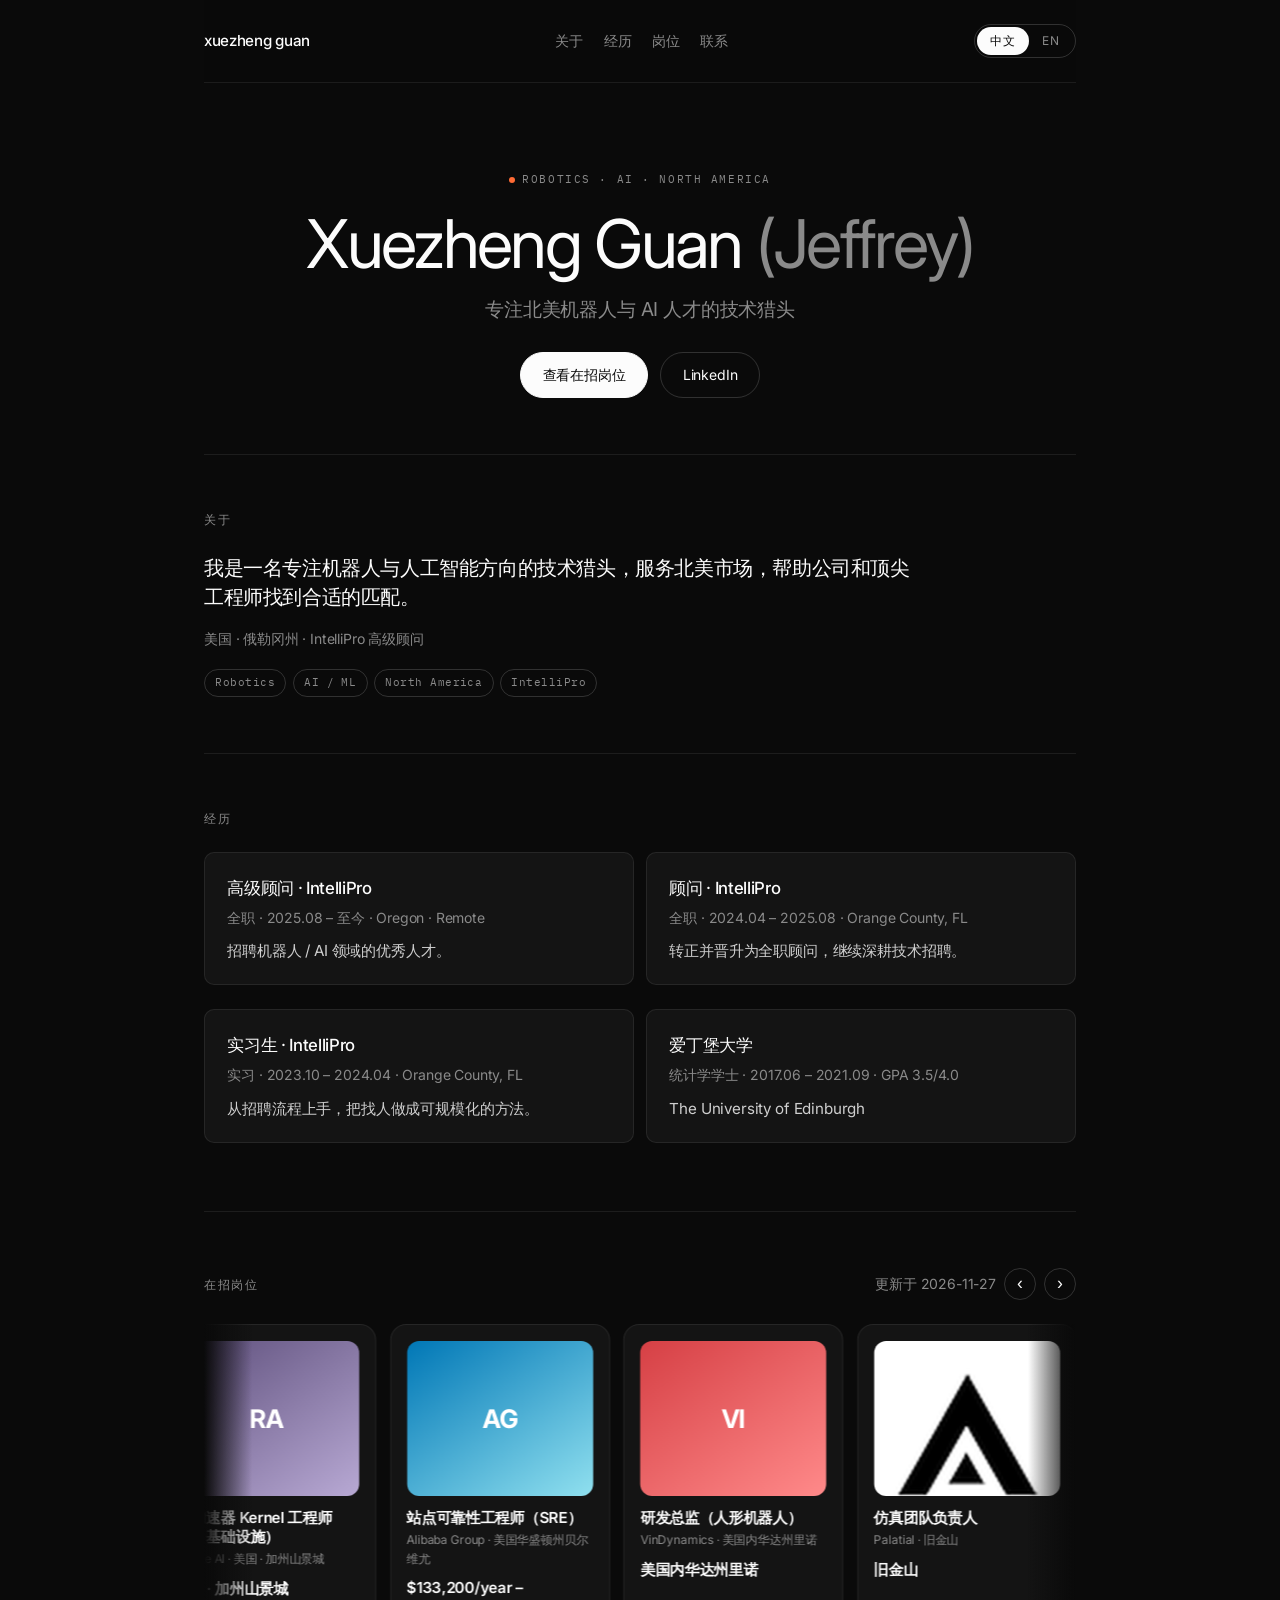
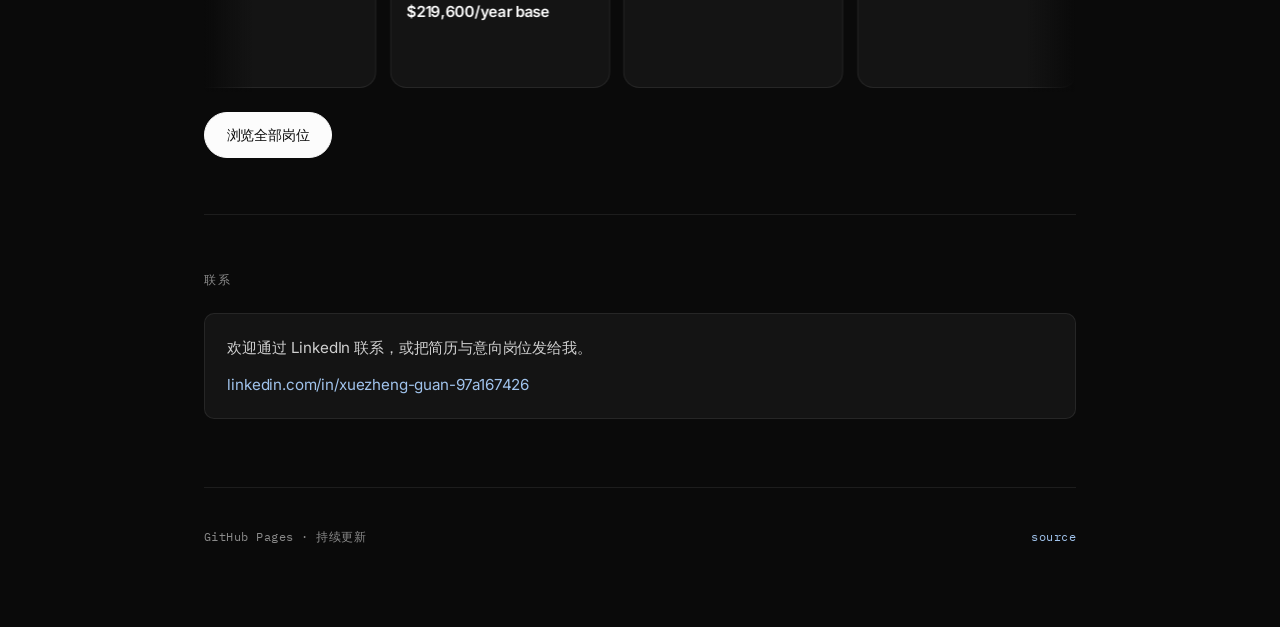
<file: index.html>
<!DOCTYPE html>
<html lang="zh-CN">
<head>
  <meta charset="UTF-8" />
  <meta name="viewport" content="width=device-width, initial-scale=1" />
  <title>Xuezheng Guan · Robotics & AI Recruiter</title>
  <meta name="description" content="Xuezheng Guan (Jeffrey) — specialized technical recruiter for Robotics and AI talent across North America." />
  <link rel="preconnect" href="https://fonts.googleapis.com" />
  <link rel="preconnect" href="https://fonts.gstatic.com" crossorigin />
  <link href="https://fonts.googleapis.com/css2?family=IBM+Plex+Mono:wght@400;500&family=Inter:wght@400;500;600;700;800&display=swap" rel="stylesheet" />
  <link rel="stylesheet" href="css/style.css?v=5" />
</head>
<body>
  <div class="wrap">
    <header>
      <a class="brand" href="./">xuezheng guan</a>
      <nav>
        <a href="#about" data-i18n="nav_about">关于</a>
        <a href="#experience" data-i18n="nav_exp">经历</a>
        <a href="roles/" data-i18n="nav_jobs">岗位</a>
        <a href="#contact" data-i18n="nav_contact">联系</a>
      </nav>
      <div class="lang-toggle" role="group" aria-label="Language">
        <button type="button" id="lang-zh" class="active">中文</button>
        <button type="button" id="lang-en">EN</button>
      </div>
    </header>

    <div class="hero">
      <p class="eyebrow"><span class="accent-dot"></span><span data-i18n="eyebrow">Robotics · AI · North America</span></p>
      <h1>Xuezheng Guan <span class="nick">(Jeffrey)</span></h1>
      <p class="headline" data-i18n="headline">专注北美机器人与 AI 人才的技术猎头</p>
      <div class="hero-actions">
        <a class="btn btn-solid" href="roles/" data-i18n="cta_jobs">查看在招岗位</a>
        <a class="btn" href="https://www.linkedin.com/in/xuezheng-guan-97a167426/" target="_blank" rel="noopener">LinkedIn</a>
      </div>
    </div>

    <section id="about">
      <div class="section-head"><h2 data-i18n="about_title">About</h2></div>
      <p class="about-lead lang-zh">我是一名专注机器人与人工智能方向的技术猎头，服务北美市场，帮助公司和顶尖工程师找到合适的匹配。</p>
      <p class="about-lead lang-en hidden">I’m a specialized technical recruiter focused on Robotics and AI talent across North America.</p>
      <p class="meta" data-i18n="location">美国 · 俄勒冈州 · IntelliPro 高级顾问</p>
      <div class="tags" style="margin-top:1.25rem">
        <span class="tag">Robotics</span>
        <span class="tag">AI / ML</span>
        <span class="tag">North America</span>
        <span class="tag">IntelliPro</span>
      </div>
    </section>

    <section id="experience">
      <div class="section-head"><h2 data-i18n="exp_title">Experience</h2></div>
      <div class="grid-2">
        <article class="card">
          <h3 data-i18n="exp1_title">高级顾问 · IntelliPro</h3>
          <div class="meta" data-i18n="exp1_meta">全职 · 2025.08 – 至今 · Oregon · Remote</div>
          <p class="lang-zh">招聘机器人 / AI 领域的优秀人才。</p>
          <p class="lang-en hidden">Recruiting Robotics/AI talent across North America.</p>
        </article>
        <article class="card">
          <h3 data-i18n="exp2_title">顾问 · IntelliPro</h3>
          <div class="meta" data-i18n="exp2_meta">全职 · 2024.04 – 2025.08 · Orange County, FL</div>
          <p class="lang-zh">转正并晋升为全职顾问，继续深耕技术招聘。</p>
          <p class="lang-en hidden">Converted to full-time and promoted; continued technical recruiting.</p>
        </article>
        <article class="card">
          <h3 data-i18n="exp3_title">实习生 · IntelliPro</h3>
          <div class="meta" data-i18n="exp3_meta">实习 · 2023.10 – 2024.04 · Orange County, FL</div>
          <p class="lang-zh">从招聘流程上手，把找人做成可规模化的方法。</p>
          <p class="lang-en hidden">Built recruiting workflows and scaled the craft of finding people.</p>
        </article>
        <article class="card">
          <h3 data-i18n="edu_title">爱丁堡大学</h3>
          <div class="meta" data-i18n="edu_meta">统计学学士 · 2017.06 – 2021.09 · GPA 3.5/4.0</div>
          <p class="lang-zh">The University of Edinburgh</p>
          <p class="lang-en hidden">Bachelor’s degree in Statistics</p>
        </article>
      </div>
    </section>

    <section id="jobs">
      <div class="section-head">
        <h2 data-i18n="jobs_title">Open Roles</h2>
        <div class="home-carousel-controls">
          <span class="meta" id="jobs-updated"></span>
          <button type="button" class="home-carousel-btn" id="home-carousel-prev" aria-label="Previous">‹</button>
          <button type="button" class="home-carousel-btn" id="home-carousel-next" aria-label="Next">›</button>
        </div>
      </div>
      <div class="home-carousel-wrap">
        <div class="home-carousel" id="jobs-carousel"></div>
      </div>
      <div class="jobs-browse">
        <a class="btn btn-solid" href="roles/" data-i18n="browse_all">浏览全部岗位</a>
      </div>
    </section>

    <section id="contact">
      <div class="section-head"><h2 data-i18n="contact_title">Contact</h2></div>
      <div class="card">
        <p data-i18n="contact_body">欢迎通过 LinkedIn 联系，或把简历与意向岗位发给我。</p>
        <p style="margin-top:0.85rem">
          <a href="https://www.linkedin.com/in/xuezheng-guan-97a167426/" target="_blank" rel="noopener">linkedin.com/in/xuezheng-guan-97a167426</a>
        </p>
      </div>
    </section>

    <footer>
      <span data-i18n="footer">GitHub Pages · Updated regularly</span>
      <a href="https://github.com/Laazyguan/Laazyguan.github.io" target="_blank" rel="noopener">source</a>
    </footer>
  </div>

  <script>
    const i18n = {
      zh: {
        nav_about: "关于",
        nav_exp: "经历",
        nav_jobs: "岗位",
        nav_contact: "联系",
        eyebrow: "Robotics · AI · North America",
        headline: "专注北美机器人与 AI 人才的技术猎头",
        cta_jobs: "查看在招岗位",
        location: "美国 · 俄勒冈州 · IntelliPro 高级顾问",
        about_title: "关于",
        exp_title: "经历",
        exp1_title: "高级顾问 · IntelliPro",
        exp1_meta: "全职 · 2025.08 – 至今 · Oregon · Remote",
        exp2_title: "顾问 · IntelliPro",
        exp2_meta: "全职 · 2024.04 – 2025.08 · Orange County, FL",
        exp3_title: "实习生 · IntelliPro",
        exp3_meta: "实习 · 2023.10 – 2024.04 · Orange County, FL",
        edu_title: "爱丁堡大学",
        edu_meta: "统计学学士 · 2017.06 – 2021.09 · GPA 3.5/4.0",
        jobs_title: "在招岗位",
        jobs_empty: "暂无公开岗位。把 JD 发给我后会更新到这里。",
        jobs_updated_prefix: "更新于 ",
        browse_all: "浏览全部岗位",
        salary_na: "面议",
        contact_title: "联系",
        contact_body: "欢迎通过 LinkedIn 联系，或把简历与意向岗位发给我。",
        footer: "GitHub Pages · 持续更新"
      },
      en: {
        nav_about: "About",
        nav_exp: "Experience",
        nav_jobs: "Roles",
        nav_contact: "Contact",
        eyebrow: "Robotics · AI · North America",
        headline: "Specialized technical recruiter for Robotics & AI talent across North America",
        cta_jobs: "View open roles",
        location: "Oregon, United States · Senior Consultant, IntelliPro",
        about_title: "About",
        exp_title: "Experience",
        exp1_title: "Senior Consultant · IntelliPro",
        exp1_meta: "Full-time · Aug 2025 – Present · Oregon · Remote",
        exp2_title: "Consultant · IntelliPro",
        exp2_meta: "Full-time · Apr 2024 – Aug 2025 · Orange County, FL",
        exp3_title: "Intern · IntelliPro",
        exp3_meta: "Internship · Oct 2023 – Apr 2024 · Orange County, FL",
        edu_title: "University of Edinburgh",
        edu_meta: "BSc Statistics · Jun 2017 – Sep 2021 · GPA 3.5/4.0",
        jobs_title: "Open Roles",
        jobs_empty: "No open roles listed yet. Send a JD and I’ll post it here.",
        jobs_updated_prefix: "Updated ",
        browse_all: "Browse all roles",
        salary_na: "DOE",
        contact_title: "Contact",
        contact_body: "Reach out on LinkedIn, or share your resume and target roles.",
        footer: "GitHub Pages · Updated regularly"
      }
    };

    const TONES = ["tone-0","tone-1","tone-2","tone-3","tone-4","tone-5","tone-6","tone-7"];
    function logoSrc(job) {
      if (!job || !job.logo) return "";
      return job.logo;
    }
    function toneFor(id) {
      let h = 0;
      const s = String(id || "");
      for (let i = 0; i < s.length; i++) h = (h * 31 + s.charCodeAt(i)) >>> 0;
      return TONES[h % TONES.length];
    }
    function initials(company) {
      const parts = String(company || "?").trim().split(/\s+/);
      if (parts.length === 1) return parts[0].slice(0, 2).toUpperCase();
      return (parts[0][0] + parts[1][0]).toUpperCase();
    }
    function escapeHtml(s) {
      return String(s == null ? "" : s)
        .replace(/&/g, "&amp;").replace(/</g, "&lt;")
        .replace(/>/g, "&gt;").replace(/"/g, "&quot;");
    }

    let lang = localStorage.getItem("xg-lang") === "en" ? "en" : "zh";
    function applyLang(next) {
      lang = next;
      localStorage.setItem("xg-lang", next);
      document.documentElement.lang = next === "zh" ? "zh-CN" : "en";
      document.getElementById("lang-zh").classList.toggle("active", next === "zh");
      document.getElementById("lang-en").classList.toggle("active", next === "en");
      document.querySelectorAll(".lang-zh").forEach(el => el.classList.toggle("hidden", next !== "zh"));
      document.querySelectorAll(".lang-en").forEach(el => el.classList.toggle("hidden", next !== "en"));
      document.querySelectorAll("[data-i18n]").forEach(el => {
        const key = el.getAttribute("data-i18n");
        if (i18n[next][key]) el.textContent = i18n[next][key];
      });
      renderJobs();
    }
    document.getElementById("lang-zh").onclick = () => applyLang("zh");
    document.getElementById("lang-en").onclick = () => applyLang("en");

    async function renderJobs() {
      const carousel = document.getElementById("jobs-carousel");
      const updated = document.getElementById("jobs-updated");
      try {
        const res = await fetch("jobs/index.json?ts=" + Date.now());
        const data = await res.json();
        const jobs = data.jobs || [];
        updated.textContent = data.updatedAt
          ? i18n[lang].jobs_updated_prefix + data.updatedAt
          : "";
        if (!jobs.length) {
          carousel.innerHTML = `<div class="card placeholder">${i18n[lang].jobs_empty}</div>`;
          return;
        }
        let list = jobs.slice();
        const card = (j, hidden) => {
          const title = lang === "zh" ? (j.titleZh || j.titleEn || "") : (j.titleEn || j.titleZh || "");
          const loc = lang === "zh" ? (j.locationZh || j.location || "") : (j.location || j.locationZh || "");
          const figure = j.salary || loc || i18n[lang].salary_na;
          const attrs = hidden ? ' tabindex="-1" aria-hidden="true"' : '';
          return `<a class="home-role-card" href="roles/detail.html?id=${encodeURIComponent(j.id)}"${attrs}>
            ${logoSrc(j)
              ? `<div class="home-role-art has-logo"><img src="${escapeHtml(logoSrc(j))}" alt="${escapeHtml(j.company||"")}" /></div>`
              : `<div class="home-role-art ${toneFor(j.id)}">${escapeHtml(initials(j.company))}</div>`}
            <div class="home-role-body">
              <div class="home-role-title">${escapeHtml(title)}</div>
              <div class="home-role-sub">${escapeHtml(j.company || "")} · ${escapeHtml(loc)}</div>
              <div class="home-role-figure">${escapeHtml(figure)}</div>
            </div>
          </a>`;
        };
        // use all roles so the strip is long enough to scroll
        list = jobs.slice();
        carousel.innerHTML = list.map(j => card(j, false)).join("") + list.map(j => card(j, true)).join("");
        startHomeMarquee(carousel);
      } catch (e) {
        carousel.innerHTML = `<div class="card placeholder">${i18n[lang].jobs_empty}</div>`;
      }
    }

    let homeMarqueeRaf = 0;
    function startHomeMarquee(track) {
      if (!track) return;
      cancelAnimationFrame(homeMarqueeRaf);
      track.classList.remove("is-marquee");
      track.style.transform = "translateX(0)";
      const wrap = track.parentElement;
      let x = 0;
      let paused = false;
      const speed = 0.55; // px per frame ~33px/s at 60fps
      const onEnter = () => { paused = true; };
      const onLeave = () => { paused = false; };
      wrap.onmouseenter = onEnter;
      wrap.onmouseleave = onLeave;
      wrap.ontouchstart = onEnter;
      wrap.ontouchend = onLeave;

      const prev = document.getElementById("home-carousel-prev");
      const next = document.getElementById("home-carousel-next");
      const step = () => {
        const card = track.querySelector(".home-role-card");
        return (card ? card.getBoundingClientRect().width : 220) + 14;
      };
      if (prev) prev.onclick = () => { x = Math.max(0, x - step()); track.style.transform = `translateX(${-x}px)`; };
      if (next) next.onclick = () => {
        const half = track.scrollWidth / 2;
        x = Math.min(half - 1, x + step());
        track.style.transform = `translateX(${-x}px)`;
      };

      function tick() {
        if (!document.body.contains(track)) return;
        if (!paused && !document.hidden) {
          x += speed;
          const half = track.scrollWidth / 2;
          if (half > 0 && x >= half) x -= half;
          track.style.transform = `translateX(${-x}px)`;
        }
        homeMarqueeRaf = requestAnimationFrame(tick);
      }
      homeMarqueeRaf = requestAnimationFrame(tick);
    }

    applyLang(lang);
  </script>
</body>
</html>
</file>
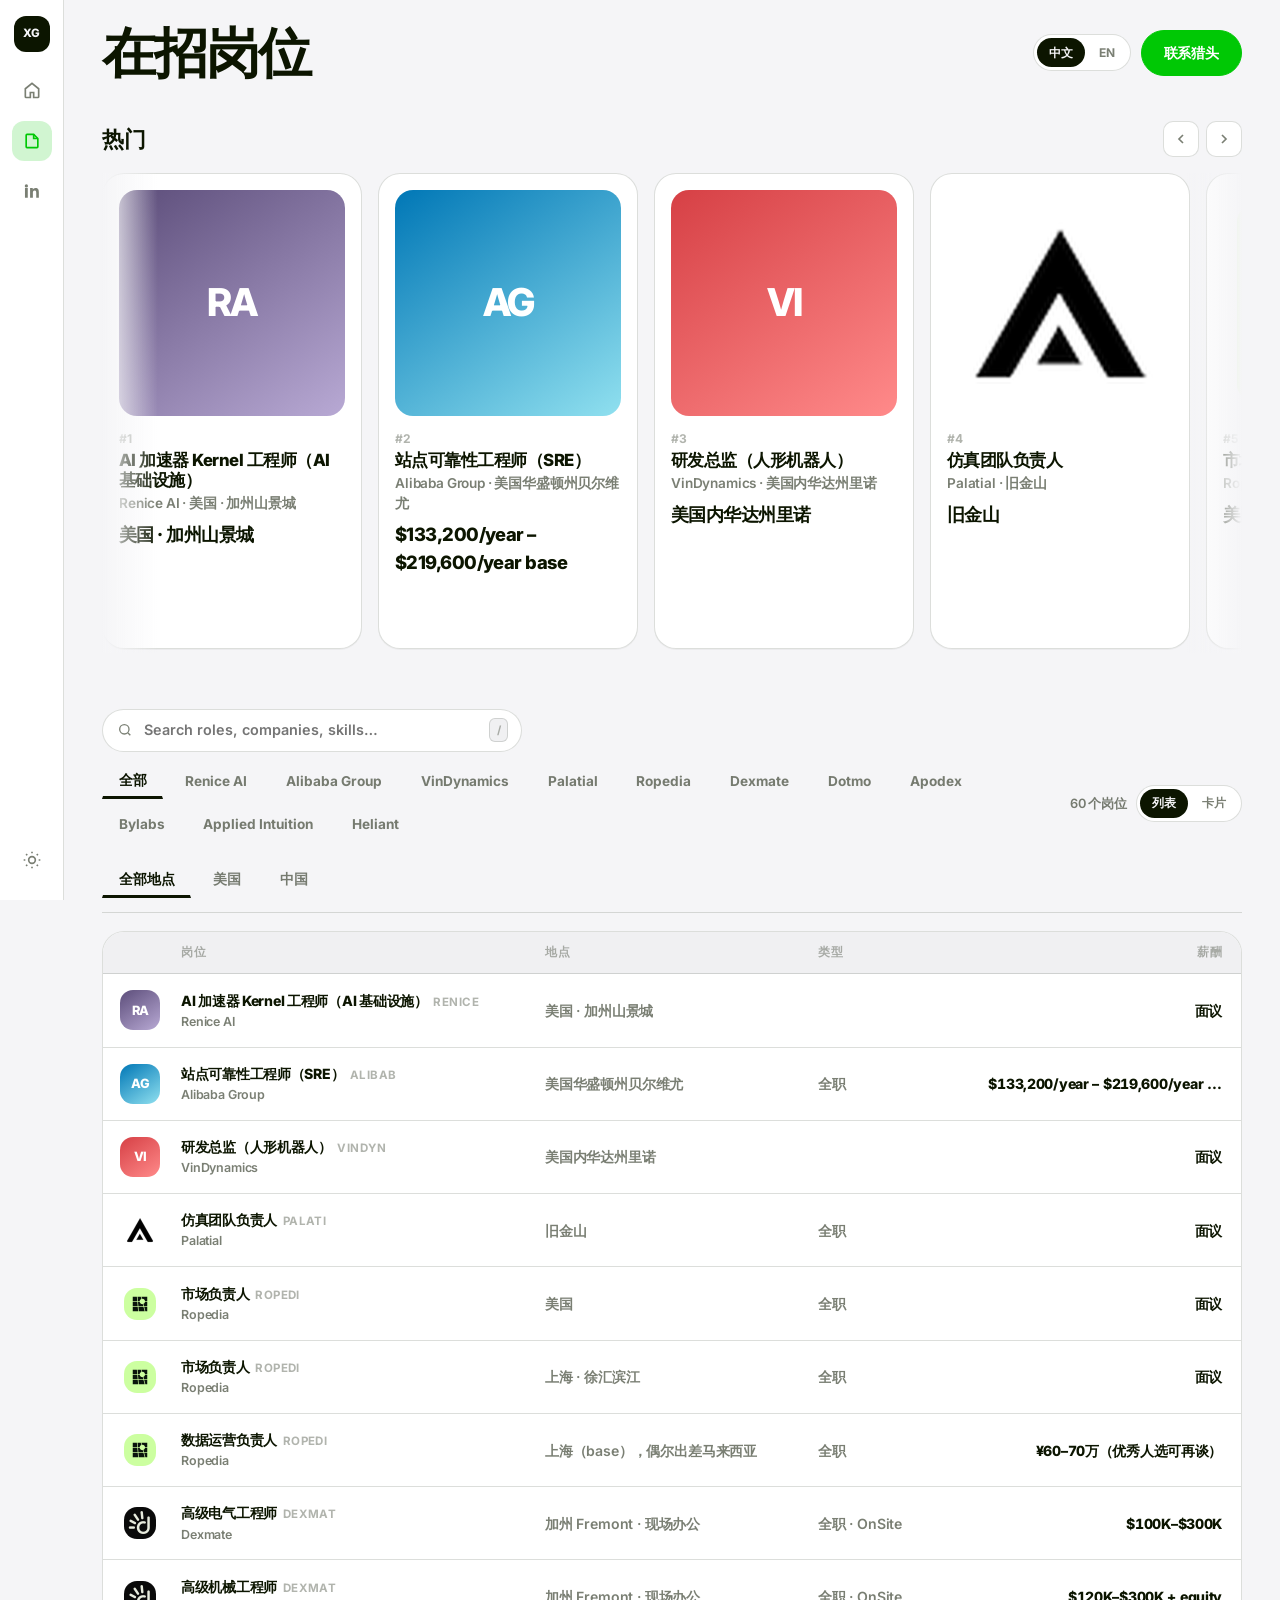
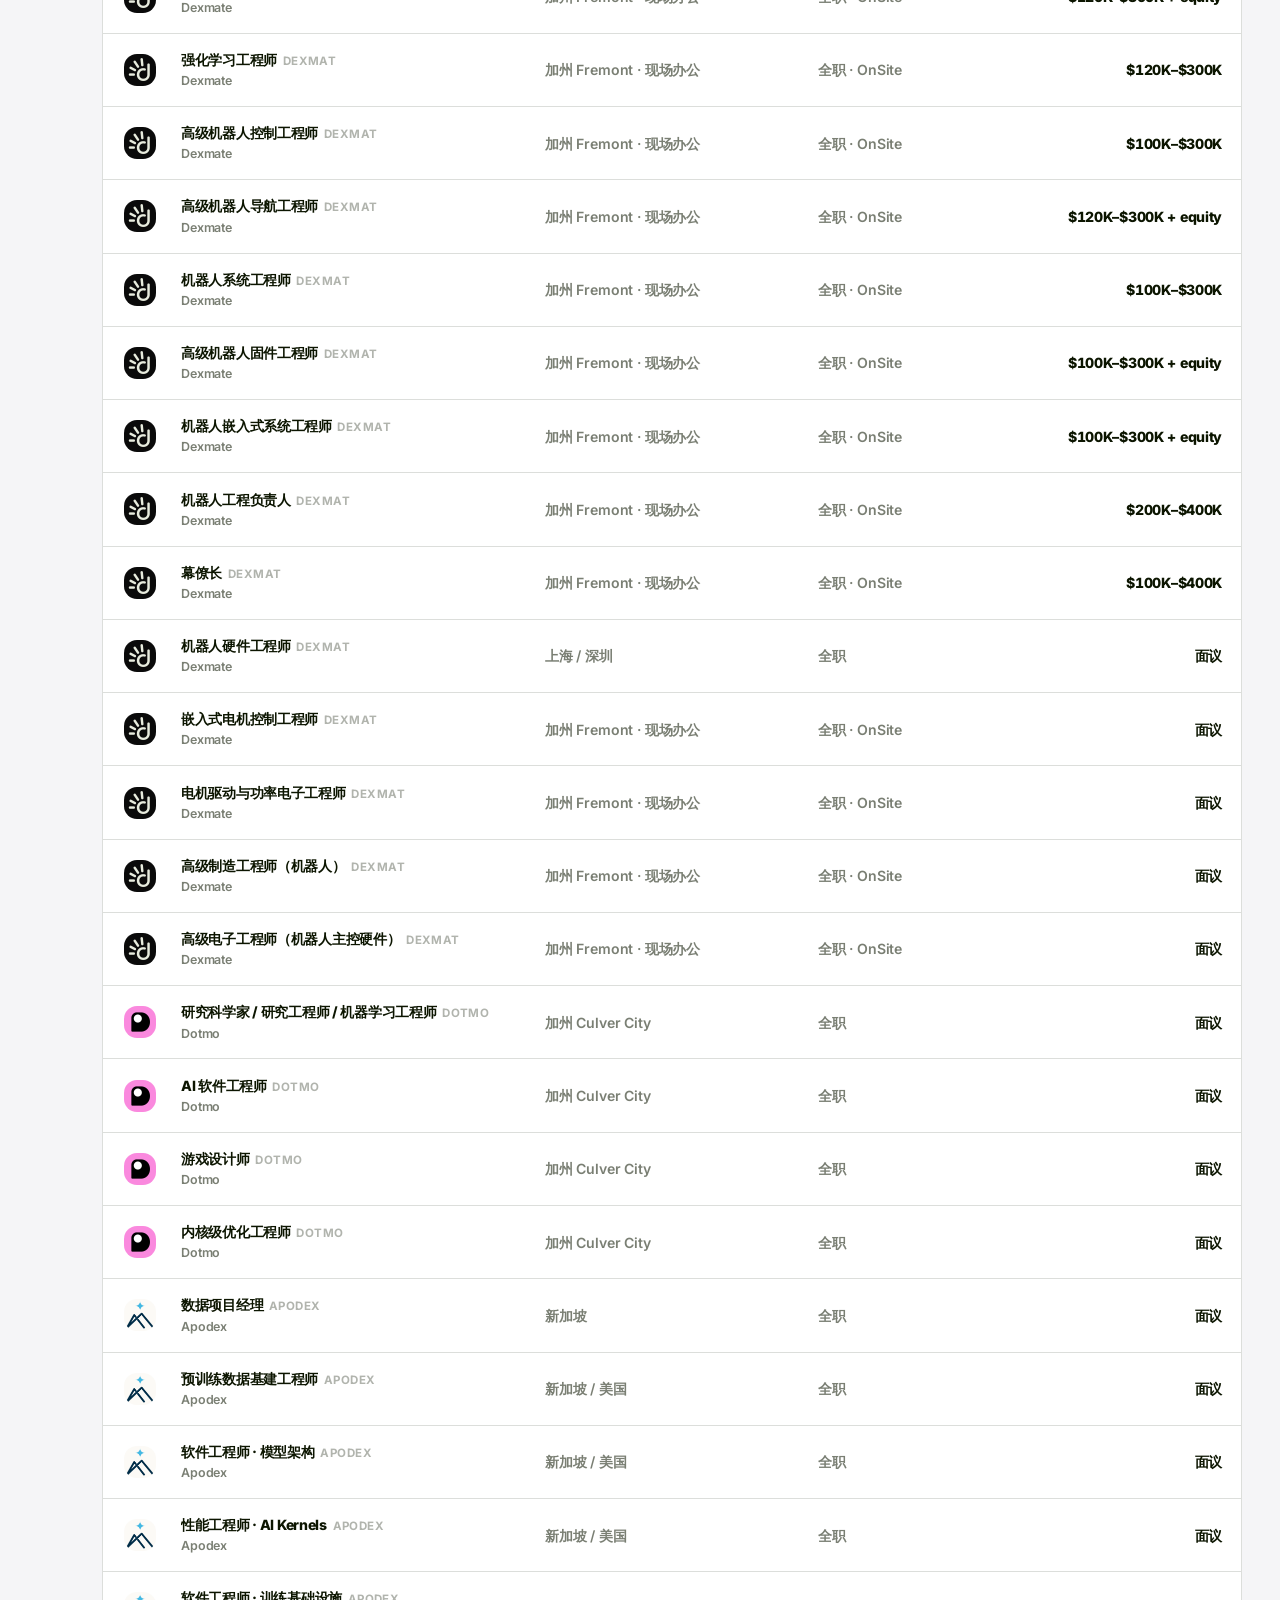
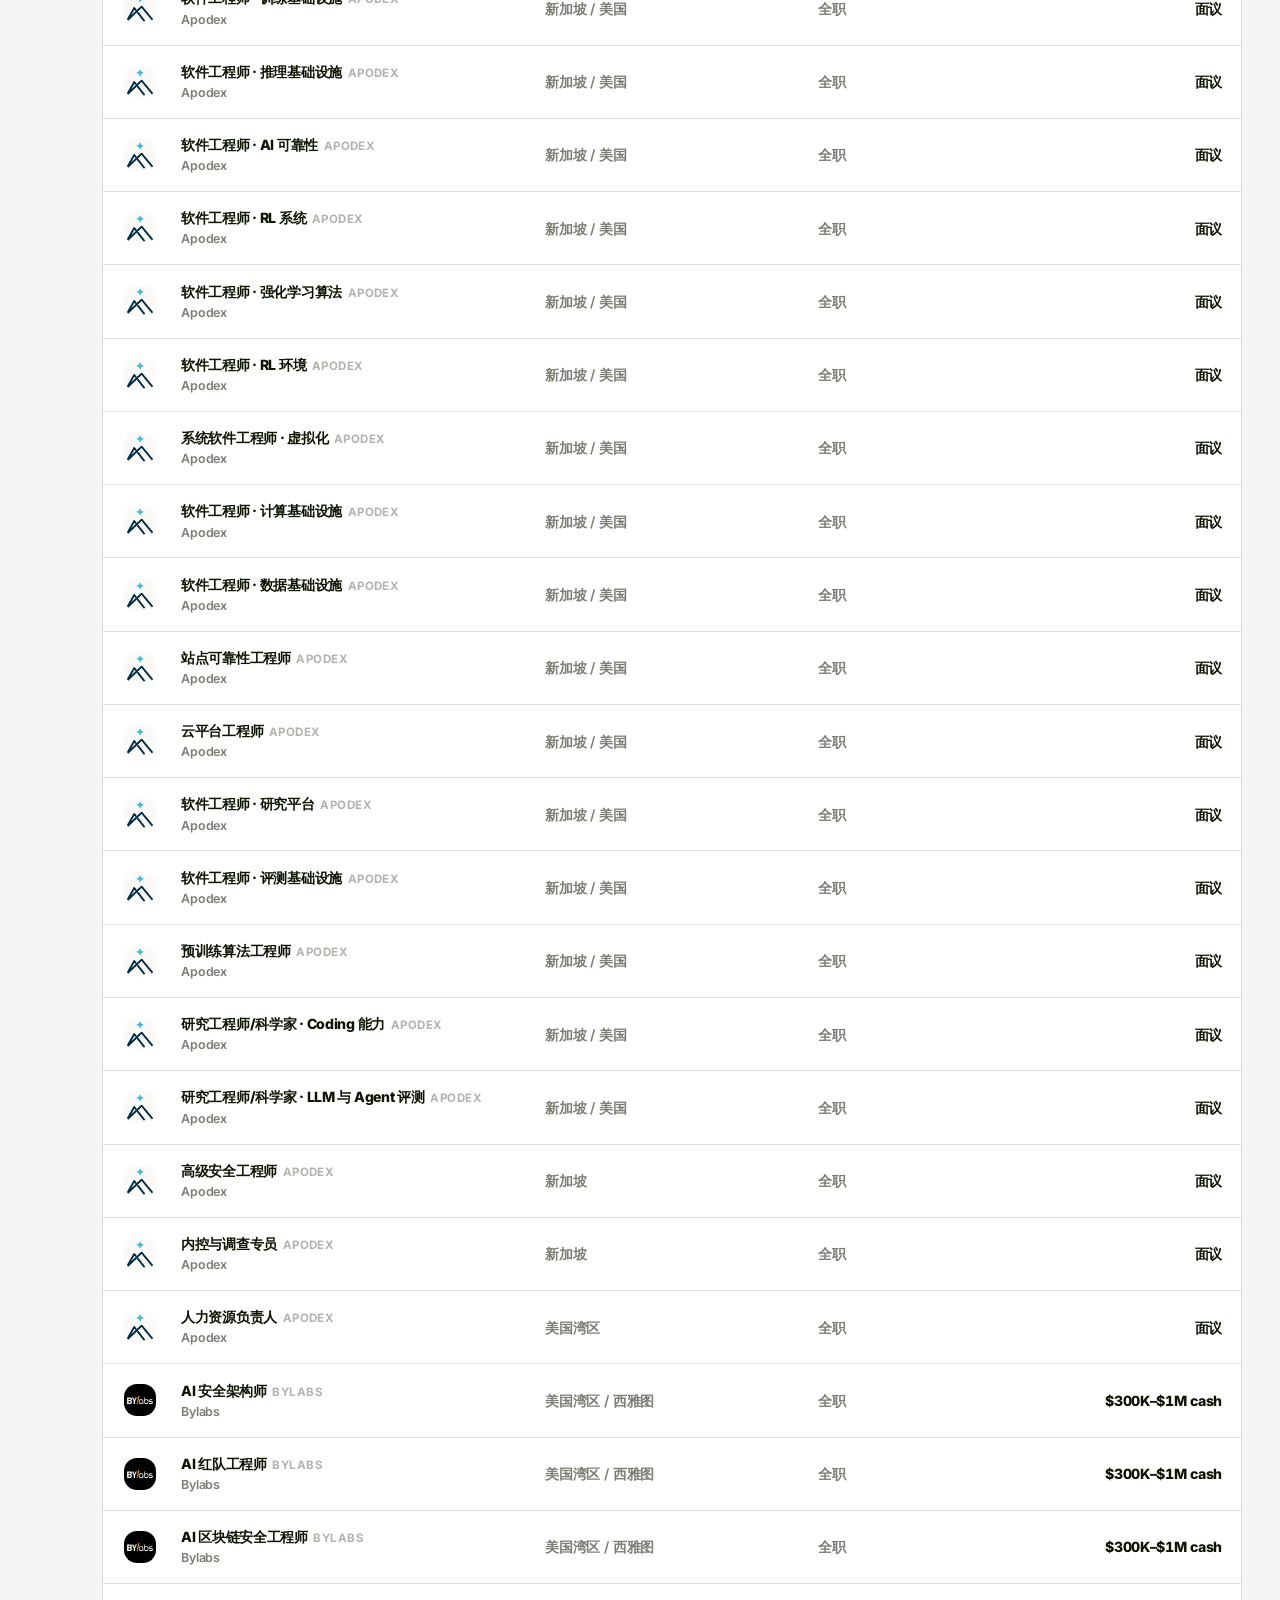
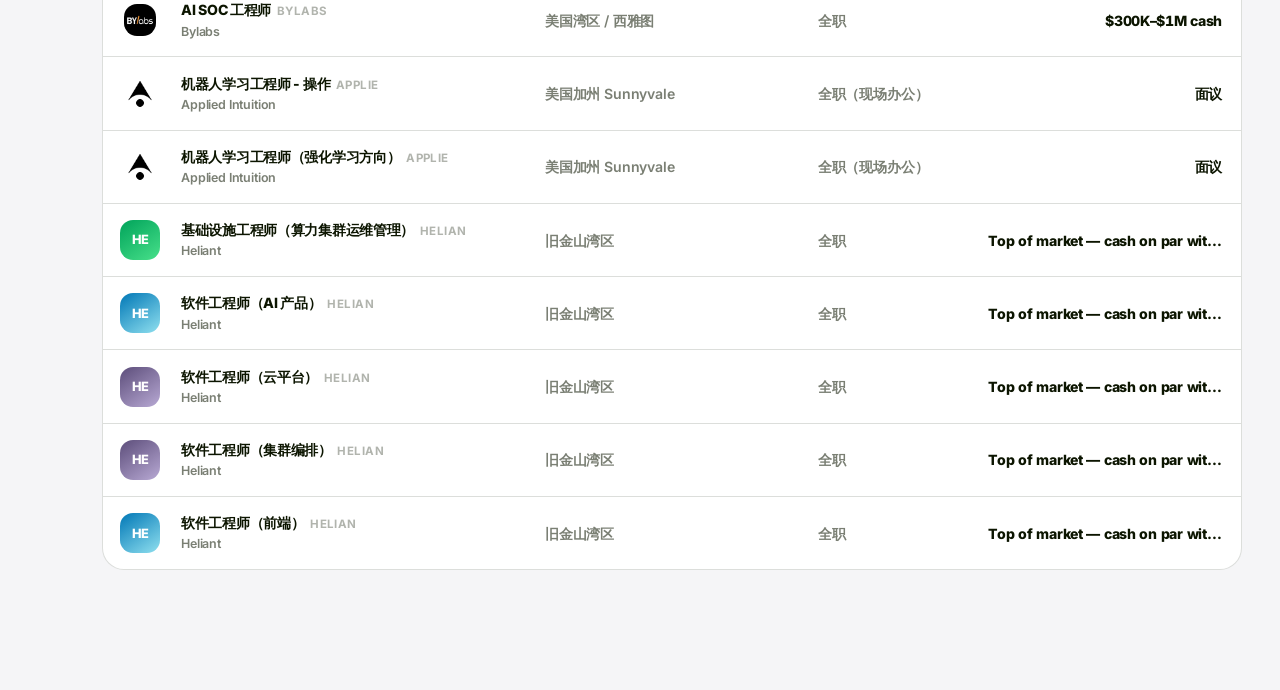
<file: roles/index.html>
<!DOCTYPE html>
<html lang="zh-CN" data-theme="light">
<head>
  <meta charset="UTF-8" />
  <meta name="viewport" content="width=device-width, initial-scale=1" />
  <title>Open Roles · Xuezheng Guan</title>
  <meta name="description" content="Open Robotics & AI roles curated by Xuezheng Guan (Jeffrey)." />
  <link rel="preconnect" href="https://fonts.googleapis.com" />
  <link rel="preconnect" href="https://fonts.gstatic.com" crossorigin />
  <link href="https://fonts.googleapis.com/css2?family=Inter:wght@500;600;700;800&family=Nunito:wght@700;800&display=swap" rel="stylesheet" />
  <link rel="stylesheet" href="css/launchpad.css?v=6" />
</head>
<body data-page="board">
  <div class="app-shell">
    <nav class="rail" aria-label="Primary">
      <a class="rail-logo" href="../" title="Home">XG</a>
      <a class="rail-btn" href="../" title="Home" aria-label="Home">
        <svg viewBox="0 0 24 24" fill="none" stroke="currentColor" stroke-width="2"><path d="M4 10.5 12 4l8 6.5V20a1 1 0 0 1-1 1h-5v-6H10v6H5a1 1 0 0 1-1-1v-9.5z"/></svg>
      </a>
      <a class="rail-btn active" href="./" title="Roles" aria-label="Roles">
        <svg viewBox="0 0 24 24" fill="none" stroke="currentColor" stroke-width="2"><path d="M5 19V5a1 1 0 0 1 1-1h8l5 5v10a1 1 0 0 1-1 1H6a1 1 0 0 1-1-1z"/><path d="M14 4v5h5"/></svg>
      </a>
      <a class="rail-btn" href="https://www.linkedin.com/in/xuezheng-guan-97a167426/" target="_blank" rel="noopener" title="LinkedIn" aria-label="LinkedIn">
        <svg viewBox="0 0 24 24" fill="currentColor"><path d="M6.94 8.5H3.56V20h3.38V8.5zM5.25 4a1.96 1.96 0 1 0 0 3.92A1.96 1.96 0 0 0 5.25 4zM20.44 20h-3.37v-5.6c0-1.34-.02-3.05-1.86-3.05-1.86 0-2.15 1.45-2.15 2.95V20h-3.37V8.5h3.24v1.57h.05c.45-.85 1.55-1.75 3.19-1.75 3.41 0 4.04 2.24 4.04 5.16V20z"/></svg>
      </a>
      <div class="rail-spacer"></div>
      <button type="button" class="rail-btn" id="rail-theme" title="Toggle theme" aria-label="Toggle theme">
        <svg viewBox="0 0 24 24" fill="none" stroke="currentColor" stroke-width="2"><circle cx="12" cy="12" r="4"/><path d="M12 2v2M12 20v2M4.9 4.9l1.4 1.4M17.7 17.7l1.4 1.4M2 12h2M20 12h2M4.9 19.1l1.4-1.4M17.7 6.3l1.4-1.4"/></svg>
      </button>
    </nav>

    <main class="main">
      <header class="page-header">
        <h1 id="page-title">Open Roles</h1>
        <div class="header-actions">
          <div class="lang-toggle" role="group" aria-label="Language">
            <button type="button" data-lang-btn="zh">中文</button>
            <button type="button" data-lang-btn="en">EN</button>
          </div>
          <a class="btn btn-green" id="contact-cta" href="https://www.linkedin.com/in/xuezheng-guan-97a167426/" target="_blank" rel="noopener">Contact recruiter</a>
        </div>
      </header>

      <section class="section" aria-labelledby="trending-label">
        <div class="section-head">
          <h2 id="trending-label">Trending</h2>
          <div class="carousel-nav">
            <button type="button" class="icon-btn" id="carousel-prev" aria-label="Previous">
              <svg viewBox="0 0 24 24" fill="none" stroke="currentColor" stroke-width="2.5"><path d="M15 6 9 12l6 6"/></svg>
            </button>
            <button type="button" class="icon-btn" id="carousel-next" aria-label="Next">
              <svg viewBox="0 0 24 24" fill="none" stroke="currentColor" stroke-width="2.5"><path d="m9 6 6 6-6 6"/></svg>
            </button>
          </div>
        </div>
        <div class="carousel-wrap">
          <div class="carousel" id="trending-track"></div>
        </div>
      </section>

      <section class="section">
        <div class="toolbar">
          <div class="toolbar-left">
            <label class="search-field">
              <svg viewBox="0 0 24 24" fill="none" stroke="currentColor" stroke-width="2" aria-hidden="true"><circle cx="11" cy="11" r="7"/><path d="m20 20-3.5-3.5"/></svg>
              <input id="roles-search" type="search" placeholder="Search roles, companies, skills…" autocomplete="off" />
              <kbd>/</kbd>
            </label>
            <div class="chips" id="company-chips"></div>
            <div class="chips" id="loc-chips" style="margin-top:0.5rem"></div>
          </div>
          <div class="toolbar-right">
            <span class="count-label" id="roles-count"></span>
            <div class="view-toggle" role="group" aria-label="View">
              <button type="button" data-view="list">List</button>
              <button type="button" data-view="grid">Grid</button>
            </div>
          </div>
        </div>
        <div id="jobs-container"></div>
      </section>
    </main>
  </div>
  <script src="js/app.js?v=6"></script>
</body>
</html>
</file>
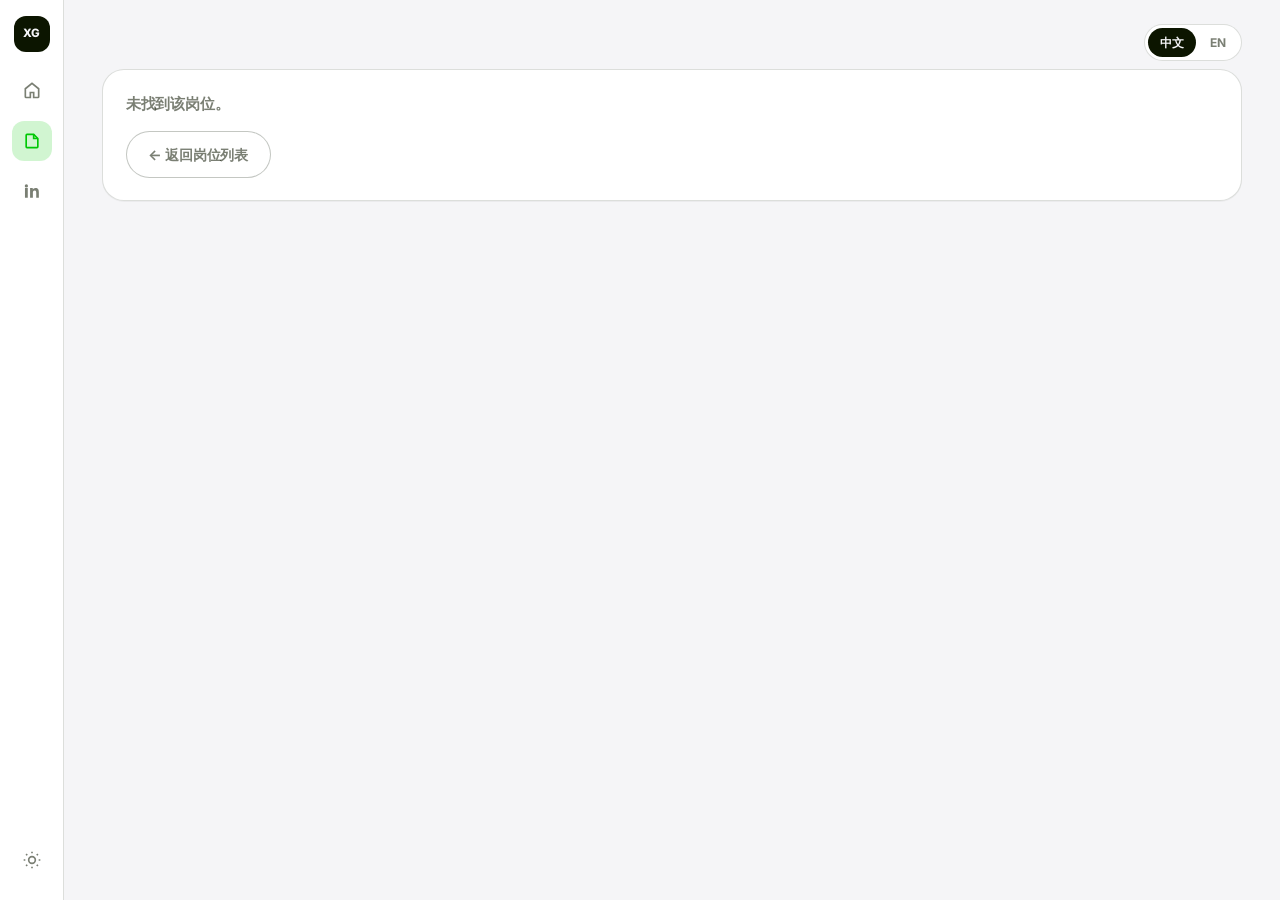
<file: roles/detail.html>
<!DOCTYPE html>
<html lang="zh-CN" data-theme="light">
<head>
  <meta charset="UTF-8" />
  <meta name="viewport" content="width=device-width, initial-scale=1" />
  <title>Role · Xuezheng Guan</title>
  <meta name="description" content="Role details — curated by Xuezheng Guan (Jeffrey)." />
  <link rel="preconnect" href="https://fonts.googleapis.com" />
  <link rel="preconnect" href="https://fonts.gstatic.com" crossorigin />
  <link href="https://fonts.googleapis.com/css2?family=Inter:wght@500;600;700;800&family=Nunito:wght@700;800&display=swap" rel="stylesheet" />
  <link rel="stylesheet" href="css/launchpad.css?v=6" />
</head>
<body data-page="detail">
  <div class="app-shell">
    <nav class="rail" aria-label="Primary">
      <a class="rail-logo" href="../" title="Home">XG</a>
      <a class="rail-btn" href="../" title="Home" aria-label="Home">
        <svg viewBox="0 0 24 24" fill="none" stroke="currentColor" stroke-width="2"><path d="M4 10.5 12 4l8 6.5V20a1 1 0 0 1-1 1h-5v-6H10v6H5a1 1 0 0 1-1-1v-9.5z"/></svg>
      </a>
      <a class="rail-btn active" href="./" title="Roles" aria-label="Roles">
        <svg viewBox="0 0 24 24" fill="none" stroke="currentColor" stroke-width="2"><path d="M5 19V5a1 1 0 0 1 1-1h8l5 5v10a1 1 0 0 1-1 1H6a1 1 0 0 1-1-1z"/><path d="M14 4v5h5"/></svg>
      </a>
      <a class="rail-btn" href="https://www.linkedin.com/in/xuezheng-guan-97a167426/" target="_blank" rel="noopener" title="LinkedIn" aria-label="LinkedIn">
        <svg viewBox="0 0 24 24" fill="currentColor"><path d="M6.94 8.5H3.56V20h3.38V8.5zM5.25 4a1.96 1.96 0 1 0 0 3.92A1.96 1.96 0 0 0 5.25 4zM20.44 20h-3.37v-5.6c0-1.34-.02-3.05-1.86-3.05-1.86 0-2.15 1.45-2.15 2.95V20h-3.37V8.5h3.24v1.57h.05c.45-.85 1.55-1.75 3.19-1.75 3.41 0 4.04 2.24 4.04 5.16V20z"/></svg>
      </a>
      <div class="rail-spacer"></div>
      <button type="button" class="rail-btn" id="rail-theme" title="Toggle theme" aria-label="Toggle theme">
        <svg viewBox="0 0 24 24" fill="none" stroke="currentColor" stroke-width="2"><circle cx="12" cy="12" r="4"/><path d="M12 2v2M12 20v2M4.9 4.9l1.4 1.4M17.7 17.7l1.4 1.4M2 12h2M20 12h2M4.9 19.1l1.4-1.4M17.7 6.3l1.4-1.4"/></svg>
      </button>
    </nav>

    <main class="main">
      <div class="header-actions" style="justify-content:flex-end;margin-bottom:0.5rem">
        <div class="lang-toggle" role="group" aria-label="Language">
          <button type="button" data-lang-btn="zh">中文</button>
          <button type="button" data-lang-btn="en">EN</button>
        </div>
      </div>
      <div id="detail-root"></div>
    </main>
  </div>
  <script src="js/app.js?v=6"></script>
  <script src="js/detail.js?v=6"></script>
</body>
</html>
</file>
<file: css/style.css>
:root {
  --bg: #0a0a0a;
  --surface: #141414;
  --surface-2: #1a1a1a;
  --text: #fcfcfc;
  --muted: #8a8a8a;
  --faint: #3a3a3a;
  --border: rgba(255, 255, 255, 0.08);
  --border-strong: rgba(255, 255, 255, 0.16);
  --accent: #ff6b35;
  --link: #a0c3ec;
  --radius: 10px;
  --pill: 9999px;
  --font: "Inter", "Segoe UI", system-ui, -apple-system, BlinkMacSystemFont, sans-serif;
  --mono: "IBM Plex Mono", "SF Mono", ui-monospace, Menlo, monospace;
}
* { box-sizing: border-box; }
html { scroll-behavior: smooth; }
body {
  margin: 0;
  min-height: 100vh;
  font-family: var(--font);
  background: var(--bg);
  color: var(--text);
  line-height: 1.55;
  -webkit-font-smoothing: antialiased;
  letter-spacing: -0.01em;
}
a { color: var(--link); text-decoration: none; }
a:hover { text-decoration: underline; text-underline-offset: 3px; }
.wrap { max-width: 920px; margin: 0 auto; padding: 0 1.5rem 4rem; }
header {
  display: flex;
  flex-wrap: wrap;
  align-items: center;
  justify-content: space-between;
  gap: 1rem;
  padding: 1.5rem 0;
  border-bottom: 1px solid var(--border);
  position: sticky;
  top: 0;
  background: rgba(10, 10, 10, 0.85);
  backdrop-filter: blur(12px);
  z-index: 20;
}
.brand {
  font-weight: 500;
  font-size: 0.95rem;
  color: var(--text);
  letter-spacing: -0.02em;
}
.brand:hover { text-decoration: none; opacity: 0.8; }
nav { display: flex; gap: 1.25rem; flex-wrap: wrap; align-items: center; }
nav a {
  color: var(--muted);
  font-size: 0.875rem;
  letter-spacing: 0.01em;
}
nav a:hover { color: var(--text); text-decoration: none; }
.lang-toggle {
  display: inline-flex;
  gap: 0;
  border: 1px solid var(--border-strong);
  border-radius: var(--pill);
  padding: 2px;
  background: transparent;
}
.lang-toggle button {
  border: 0;
  background: transparent;
  color: var(--muted);
  padding: 0.3rem 0.85rem;
  border-radius: var(--pill);
  cursor: pointer;
  font: inherit;
  font-size: 0.75rem;
  letter-spacing: 0.04em;
  text-transform: uppercase;
}
.lang-toggle button.active {
  background: var(--text);
  color: var(--bg);
}
.hero {
  padding: 5.5rem 0 3.5rem;
  text-align: center;
  max-width: 720px;
  margin: 0 auto;
}
.eyebrow {
  font-family: var(--mono);
  font-size: 0.7rem;
  letter-spacing: 0.14em;
  text-transform: uppercase;
  color: var(--muted);
  margin: 0 0 1.25rem;
}
.hero h1 {
  margin: 0 0 1rem;
  font-size: clamp(2.4rem, 7vw, 4.2rem);
  font-weight: 400;
  letter-spacing: -0.04em;
  line-height: 1.05;
}
.hero h1 .nick {
  color: var(--muted);
  font-weight: 400;
}
.headline {
  color: var(--muted);
  font-size: clamp(1rem, 2.2vw, 1.2rem);
  margin: 0 auto 1.75rem;
  max-width: 34em;
  font-weight: 400;
  line-height: 1.5;
}
.hero-actions {
  display: flex;
  flex-wrap: wrap;
  gap: 0.75rem;
  justify-content: center;
}
.btn {
  display: inline-flex;
  align-items: center;
  justify-content: center;
  padding: 0.7rem 1.35rem;
  border-radius: var(--pill);
  font-size: 0.875rem;
  border: 1px solid var(--border-strong);
  color: var(--text);
  background: transparent;
  transition: background 0.15s, border-color 0.15s;
}
.btn:hover { background: var(--surface-2); text-decoration: none; border-color: rgba(255,255,255,0.28); }
.btn-solid {
  background: var(--text);
  color: var(--bg);
  border-color: var(--text);
}
.btn-solid:hover { background: #e8e8e8; color: var(--bg); }
.meta { color: var(--muted); font-size: 0.875rem; }
section {
  padding: 3.5rem 0;
  border-top: 1px solid var(--border);
}
.section-head {
  display: flex;
  align-items: baseline;
  justify-content: space-between;
  gap: 1rem;
  margin-bottom: 1.5rem;
}
section h2 {
  margin: 0;
  font-size: 0.75rem;
  font-family: var(--mono);
  letter-spacing: 0.14em;
  text-transform: uppercase;
  font-weight: 400;
  color: var(--muted);
}
.card {
  background: var(--surface);
  border: 1px solid var(--border);
  border-radius: var(--radius);
  padding: 1.35rem 1.4rem;
  margin-bottom: 0.75rem;
  transition: border-color 0.15s;
}
.card:hover { border-color: var(--border-strong); }
.card h3 {
  margin: 0 0 0.4rem;
  font-size: 1.05rem;
  font-weight: 500;
  letter-spacing: -0.02em;
}
.card .meta { margin-bottom: 0.65rem; }
.card p { margin: 0; color: #cfcfcf; font-size: 0.95rem; }
.tags { display: flex; flex-wrap: wrap; gap: 0.4rem; margin-top: 0.9rem; }
.tag {
  font-size: 0.7rem;
  font-family: var(--mono);
  letter-spacing: 0.04em;
  padding: 0.25rem 0.65rem;
  border-radius: var(--pill);
  border: 1px solid var(--border-strong);
  color: var(--muted);
  background: transparent;
}
.grid-2 {
  display: grid;
  grid-template-columns: 1fr;
  gap: 0.75rem;
}
@media (min-width: 720px) {
  .grid-2 { grid-template-columns: 1fr 1fr; }
}
.about-lead {
  font-size: 1.25rem;
  letter-spacing: -0.02em;
  line-height: 1.45;
  color: var(--text);
  margin: 0 0 1rem;
  max-width: 36em;
}
footer {
  padding: 2.5rem 0 1rem;
  border-top: 1px solid var(--border);
  color: var(--muted);
  font-size: 0.75rem;
  font-family: var(--mono);
  letter-spacing: 0.04em;
  display: flex;
  flex-wrap: wrap;
  justify-content: space-between;
  gap: 0.75rem;
}
.hidden { display: none !important; }
.placeholder { color: var(--muted); font-style: normal; }
.accent-dot {
  display: inline-block;
  width: 6px;
  height: 6px;
  border-radius: 50%;
  background: var(--accent);
  margin-right: 0.45rem;
  vertical-align: middle;
}
@media (max-width: 560px) {
  .hero { padding: 3.5rem 0 2.5rem; text-align: left; }
  .hero-actions { justify-content: flex-start; }
}

/* —— Home roles carousel (links into roles/) —— */
.home-carousel-controls {
  display: flex;
  align-items: center;
  gap: 0.5rem;
}
.home-carousel-btn {
  width: 32px;
  height: 32px;
  border-radius: 999px;
  border: 1px solid var(--border-strong);
  background: transparent;
  color: var(--text);
  cursor: pointer;
  font-size: 1.1rem;
  line-height: 1;
  display: grid;
  place-items: center;
}
.home-carousel-btn:hover { background: var(--surface); }
.home-carousel-wrap {
  position: relative;
  margin-bottom: 1.25rem;
  overflow: hidden;
}
.home-carousel-wrap::before,
.home-carousel-wrap::after {
  content: "";
  pointer-events: none;
  position: absolute;
  top: 0; bottom: 0;
  width: 48px;
  z-index: 2;
}
.home-carousel-wrap::before {
  left: 0;
  background: linear-gradient(90deg, var(--bg), transparent);
}
.home-carousel-wrap::after {
  right: 0;
  background: linear-gradient(90deg, transparent, var(--bg));
}
.home-carousel {
  display: flex;
  gap: 0.85rem;
  width: max-content;
  padding-bottom: 0.25rem;
  will-change: transform;
}
.home-carousel.is-marquee {
  animation: home-marquee var(--marquee-duration, 26s) linear infinite;
}
.home-carousel-wrap:hover .home-carousel.is-marquee {
  animation-play-state: paused;
}
@keyframes home-marquee {
  from { transform: translateX(0); }
  to { transform: translateX(-50%); }
}
@media (prefers-reduced-motion: reduce) {
  .home-carousel.is-marquee { animation: none; }
  .home-carousel {
    overflow-x: auto;
    max-width: 100%;
    scroll-snap-type: x mandatory;
  }
}
.home-role-card {
  flex: 0 0 min(220px, 75vw);
  scroll-snap-align: start;
  background: var(--surface);
  border: 1px solid var(--border);
  border-radius: 16px;
  padding: 1rem;
  display: flex;
  flex-direction: column;
  gap: 0.75rem;
  color: var(--text);
  transition: border-color 0.15s, transform 0.15s;
}
.home-role-card:hover {
  border-color: var(--border-strong);
  transform: translateY(-2px);
  text-decoration: none;
}
.home-role-art {
  aspect-ratio: 1.2 / 1;
  border-radius: 12px;
  display: grid;
  place-items: center;
  font-size: 1.6rem;
  font-weight: 700;
  letter-spacing: -0.04em;
  color: #fff;
}
.home-role-title {
  font-size: 0.95rem;
  font-weight: 600;
  letter-spacing: -0.02em;
  line-height: 1.25;
}
.home-role-sub {
  font-size: 0.75rem;
  color: var(--muted);
  margin-top: 0.25rem;
}
.home-role-figure {
  margin-top: 0.5rem;
  font-size: 0.95rem;
  font-weight: 600;
  letter-spacing: -0.02em;
}
.jobs-browse {
  display: flex;
  justify-content: flex-start;
  margin-top: 0.5rem;
}
.tone-0 { background: linear-gradient(145deg, #1a5cff, #6ea8ff); }
.tone-1 { background: linear-gradient(145deg, #00a35a, #48e08a); }
.tone-2 { background: linear-gradient(145deg, #7b3fe4, #c9a0ff); }
.tone-3 { background: linear-gradient(145deg, #e85d04, #ffb703); }
.tone-4 { background: linear-gradient(145deg, #0c1500, #3d4a33); }
.tone-5 { background: linear-gradient(145deg, #d64045, #ff8a8a); }
.tone-6 { background: linear-gradient(145deg, #0077b6, #90e0ef); }
.tone-7 { background: linear-gradient(145deg, #5c4d7a, #b8a9d4); }

.home-role-art.has-logo {
  background: #fff !important;
  padding: 12px;
  overflow: hidden;
}
.home-role-art.has-logo img {
  width: 100%;
  height: 100%;
  object-fit: contain;
  display: block;
}
</file>
<file: roles/css/launchpad.css>
/* Pons-inspired Roles Launchpad — recruiting adaptation */
:root {
  --bg: #f5f5f7;
  --surface: #ffffff;
  --surface-2: #f0f0f2;
  --ink: #0c1500;
  --ink-muted: rgba(12, 21, 0, 0.55);
  --ink-faint: rgba(12, 21, 0, 0.32);
  --line: #0c150024;
  --line-strong: #0c15003d;
  --accent: #00c805;
  --accent-ink: #ffffff;
  --rail: #ffffff;
  --mask: linear-gradient(90deg, transparent, var(--bg) 85%);
  --radius-card: 22px;
  --radius-row: 13px;
  --radius-tile: 16px;
  --pill: 999px;
  --font: "Inter", "Nunito", system-ui, -apple-system, BlinkMacSystemFont, sans-serif;
  --shadow-soft: 0 1px 0 rgba(12, 21, 0, 0.04);
  --rail-w: 64px;
  --pad: clamp(1.25rem, 3vw, 2.5rem);
}

[data-theme="dark"] {
  --bg: #0b0b0b;
  --surface: #151515;
  --surface-2: #1c1c1c;
  --ink: #fdfef9;
  --ink-muted: rgba(253, 254, 249, 0.58);
  --ink-faint: rgba(253, 254, 249, 0.32);
  --line: rgba(253, 254, 249, 0.12);
  --line-strong: rgba(253, 254, 249, 0.22);
  --accent: #00c805;
  --accent-ink: #0b0b0b;
  --rail: #101010;
  --shadow-soft: 0 1px 0 rgba(0, 0, 0, 0.35);
}

*,
*::before,
*::after { box-sizing: border-box; }

html { scroll-behavior: smooth; }

body {
  margin: 0;
  min-height: 100vh;
  font-family: var(--font);
  font-weight: 600;
  background: var(--bg);
  color: var(--ink);
  line-height: 1.5;
  -webkit-font-smoothing: antialiased;
  letter-spacing: -0.01em;
}

a { color: inherit; text-decoration: none; }
button { font: inherit; color: inherit; cursor: pointer; border: 0; background: none; }
img { max-width: 100%; display: block; }

/* —— Left icon rail —— */
.app-shell {
  display: grid;
  grid-template-columns: var(--rail-w) 1fr;
  min-height: 100vh;
}

.rail {
  position: sticky;
  top: 0;
  height: 100vh;
  display: flex;
  flex-direction: column;
  align-items: center;
  gap: 0.65rem;
  padding: 1rem 0 1.25rem;
  background: var(--rail);
  border-right: 1px solid var(--line);
  z-index: 40;
}

.rail-logo {
  width: 36px;
  height: 36px;
  border-radius: 12px;
  background: var(--ink);
  color: var(--bg);
  display: grid;
  place-items: center;
  font-weight: 800;
  font-size: 0.72rem;
  letter-spacing: -0.04em;
  margin-bottom: 0.5rem;
}

.rail-btn {
  width: 40px;
  height: 40px;
  border-radius: 12px;
  display: grid;
  place-items: center;
  color: var(--ink-muted);
  transition: background 0.15s, color 0.15s;
}

.rail-btn:hover { background: var(--surface-2); color: var(--ink); }
.rail-btn.active {
  background: color-mix(in srgb, var(--accent) 18%, transparent);
  color: var(--accent);
}
.rail-btn svg { width: 20px; height: 20px; }
.rail-spacer { flex: 1; }

.main {
  min-width: 0;
  padding: 1.5rem var(--pad) 4rem;
  max-width: 1280px;
}

/* —— Page header —— */
.page-header {
  display: flex;
  flex-wrap: wrap;
  align-items: center;
  justify-content: space-between;
  gap: 1rem;
  margin-bottom: 2.5rem;
}

.page-header h1 {
  margin: 0;
  font-size: clamp(2.2rem, 5vw, 3.4rem);
  font-weight: 800;
  letter-spacing: -0.04em;
  line-height: 1.05;
}

.btn {
  display: inline-flex;
  align-items: center;
  justify-content: center;
  gap: 0.4rem;
  padding: 0.7rem 1.35rem;
  border-radius: var(--pill);
  font-size: 0.9rem;
  font-weight: 700;
  border: 1px solid var(--line-strong);
  background: var(--surface);
  transition: transform 0.12s, background 0.15s, border-color 0.15s;
}
.btn:hover { border-color: var(--ink-faint); }
.btn:active { transform: scale(0.98); }
.btn-green {
  background: var(--accent);
  color: var(--accent-ink);
  border-color: var(--accent);
}
.btn-green:hover { filter: brightness(0.96); }
.btn-ghost {
  background: transparent;
  border-color: var(--line);
  color: var(--ink-muted);
}
.btn-sm { padding: 0.45rem 0.9rem; font-size: 0.8rem; }
.btn-block { width: 100%; }

.lang-toggle,
.theme-toggle,
.view-toggle {
  display: inline-flex;
  gap: 2px;
  padding: 3px;
  border: 1px solid var(--line);
  border-radius: var(--pill);
  background: var(--surface);
}
.lang-toggle button,
.theme-toggle button,
.view-toggle button {
  padding: 0.35rem 0.75rem;
  border-radius: var(--pill);
  font-size: 0.75rem;
  font-weight: 700;
  color: var(--ink-muted);
}
.lang-toggle button.active,
.theme-toggle button.active,
.view-toggle button.active {
  background: var(--ink);
  color: var(--bg);
}

.header-actions {
  display: flex;
  flex-wrap: wrap;
  align-items: center;
  gap: 0.65rem;
}

/* —— Section —— */
.section {
  margin-bottom: 3.5rem;
}
.section-head {
  display: flex;
  align-items: center;
  justify-content: space-between;
  gap: 1rem;
  margin-bottom: 1rem;
}
.section-head h2 {
  margin: 0;
  font-size: 1.35rem;
  font-weight: 800;
  letter-spacing: -0.03em;
}
.carousel-nav {
  display: flex;
  gap: 0.4rem;
}
.icon-btn {
  width: 36px;
  height: 36px;
  border-radius: 10px;
  border: 1px solid var(--line);
  background: var(--surface);
  display: grid;
  place-items: center;
  color: var(--ink-muted);
}
.icon-btn:hover { color: var(--ink); border-color: var(--line-strong); }
.icon-btn:disabled { opacity: 0.35; cursor: default; }
.icon-btn svg { width: 16px; height: 16px; }

/* —— Trending carousel —— */
.carousel-wrap {
  position: relative;
  overflow: hidden;
}
.carousel-wrap::before,
.carousel-wrap::after {
  content: "";
  pointer-events: none;
  position: absolute;
  top: 0; bottom: 0;
  width: 56px;
  z-index: 2;
}
.carousel-wrap::before {
  left: 0;
  background: linear-gradient(90deg, var(--bg), transparent);
}
.carousel-wrap::after {
  right: 0;
  background: linear-gradient(90deg, transparent, var(--bg));
}
.carousel {
  display: flex;
  gap: 1rem;
  width: max-content;
  padding-bottom: 0.25rem;
  will-change: transform;
}
.carousel.is-marquee {
  animation: roles-marquee var(--marquee-duration, 28s) linear infinite;
}
.carousel-wrap:hover .carousel.is-marquee,
.carousel-wrap:focus-within .carousel.is-marquee,
.carousel.is-paused {
  animation-play-state: paused;
}
@keyframes roles-marquee {
  from { transform: translateX(0); }
  to { transform: translateX(-50%); }
}
@media (prefers-reduced-motion: reduce) {
  .carousel.is-marquee { animation: none; }
  .carousel {
    overflow-x: auto;
    max-width: 100%;
    scroll-snap-type: x mandatory;
  }
}

.trend-card {
  flex: 0 0 min(260px, 78vw);
  scroll-snap-align: start;
  background: var(--surface);
  border: 1px solid var(--line);
  border-radius: var(--radius-card);
  padding: 1rem;
  display: flex;
  flex-direction: column;
  gap: 0.85rem;
  transition: border-color 0.15s, transform 0.15s;
  box-shadow: var(--shadow-soft);
}
.trend-card:hover {
  border-color: var(--line-strong);
  transform: translateY(-2px);
}
.trend-art {
  aspect-ratio: 1;
  border-radius: 18px;
  display: grid;
  place-items: center;
  font-size: 2.4rem;
  font-weight: 800;
  letter-spacing: -0.05em;
  color: #fff;
  overflow: hidden;
}
.trend-meta {
  display: flex;
  flex-direction: column;
  gap: 0.15rem;
}
.trend-rank {
  font-size: 0.75rem;
  color: var(--ink-faint);
  font-weight: 700;
}
.trend-title {
  font-size: 1.05rem;
  font-weight: 800;
  letter-spacing: -0.03em;
  line-height: 1.2;
}
.trend-sub {
  font-size: 0.85rem;
  color: var(--ink-muted);
  font-weight: 600;
}
.trend-figure {
  margin-top: 0.35rem;
  font-size: 1.15rem;
  font-weight: 800;
  letter-spacing: -0.03em;
}

/* Company color tiles */
.tone-0 { background: linear-gradient(145deg, #1a5cff, #6ea8ff); }
.tone-1 { background: linear-gradient(145deg, #00a35a, #48e08a); }
.tone-2 { background: linear-gradient(145deg, #7b3fe4, #c9a0ff); }
.tone-3 { background: linear-gradient(145deg, #e85d04, #ffb703); }
.tone-4 { background: linear-gradient(145deg, #0c1500, #3d4a33); }
.tone-5 { background: linear-gradient(145deg, #d64045, #ff8a8a); }
.tone-6 { background: linear-gradient(145deg, #0077b6, #90e0ef); }
.tone-7 { background: linear-gradient(145deg, #5c4d7a, #b8a9d4); }

/* —— Toolbar —— */
.toolbar {
  display: flex;
  flex-wrap: wrap;
  align-items: center;
  justify-content: space-between;
  gap: 0.85rem;
  margin-bottom: 1.15rem;
  padding-bottom: 0.85rem;
  border-bottom: 1px solid var(--line);
}
.chips {
  display: flex;
  flex-wrap: wrap;
  gap: 0.4rem;
}
.chip {
  padding: 0.45rem 0.95rem;
  border-radius: var(--pill);
  border: 1px solid transparent;
  font-size: 0.85rem;
  font-weight: 700;
  color: var(--ink-muted);
  background: transparent;
}
.chip:hover { color: var(--ink); background: var(--surface); }
.chip.active {
  color: var(--ink);
  border-bottom: 3px solid var(--ink);
  border-radius: 0;
  padding-bottom: 0.35rem;
  background: transparent;
}
.toolbar-left {
  display: flex;
  flex-direction: column;
  gap: 0.65rem;
  min-width: 0;
  flex: 1;
}
.search-field {
  display: flex;
  align-items: center;
  gap: 0.55rem;
  max-width: 420px;
  width: 100%;
  background: var(--surface);
  border: 1px solid var(--line);
  border-radius: var(--pill);
  padding: 0.55rem 0.85rem;
  color: var(--ink-muted);
}
.search-field:focus-within {
  border-color: var(--line-strong);
  box-shadow: 0 0 0 3px color-mix(in srgb, var(--accent) 18%, transparent);
}
.search-field svg { width: 16px; height: 16px; flex-shrink: 0; }
.search-field input {
  flex: 1;
  border: 0;
  outline: 0;
  background: transparent;
  font: inherit;
  font-size: 0.9rem;
  font-weight: 600;
  color: var(--ink);
  min-width: 0;
}
.search-field kbd {
  font-family: inherit;
  font-size: 0.7rem;
  font-weight: 700;
  padding: 0.15rem 0.4rem;
  border-radius: 6px;
  border: 1px solid var(--line);
  color: var(--ink-faint);
  background: var(--surface-2);
}

.logo-img {
  width: 100%;
  height: 100%;
  object-fit: contain;
  display: block;
  border-radius: inherit;
  background: #fff;
}
.trend-art.has-logo,
.avatar.has-logo,
.jobs-table .avatar.has-logo,
.job-card .avatar.has-logo {
  background: #fff !important;
  padding: 4px;
  overflow: hidden;
}
.trend-art.has-logo { padding: 14px; }

.toolbar-right {
  display: flex;
  align-items: center;
  gap: 0.55rem;
}
.count-label {
  font-size: 0.8rem;
  color: var(--ink-muted);
  font-weight: 600;
}

/* —— List view —— */
.jobs-list {
  background: var(--surface);
  border: 1px solid var(--line);
  border-radius: var(--radius-card);
  overflow: hidden;
}
.jobs-table {
  width: 100%;
  border-collapse: collapse;
  table-layout: fixed;
}
.jobs-table col.c-avatar { width: 64px; }
.jobs-table col.c-role { width: 32%; }
.jobs-table col.c-loc { width: 24%; }
.jobs-table col.c-type { width: 15%; }
.jobs-table col.c-comp { width: auto; }

.jobs-table thead th {
  padding: 0.75rem 0.85rem;
  font-size: 0.72rem;
  font-weight: 700;
  letter-spacing: 0.06em;
  text-transform: uppercase;
  color: var(--ink-faint);
  background: var(--surface-2);
  border-bottom: 1px solid var(--line);
  text-align: left;
  white-space: nowrap;
}
.jobs-table thead th:first-child { padding-left: 1.05rem; }
.jobs-table thead th:last-child {
  text-align: right;
  padding-right: 1.15rem;
}

.jobs-table tbody td {
  padding: 0.95rem 0.85rem;
  border-bottom: 1px solid var(--line);
  vertical-align: middle;
  overflow: hidden;
  text-overflow: ellipsis;
  white-space: nowrap;
  font-size: 0.88rem;
  color: var(--ink-muted);
  font-weight: 600;
}
.jobs-table tbody tr:last-child td { border-bottom: 0; }
.jobs-table tbody tr {
  cursor: pointer;
  transition: background 0.12s;
}
.jobs-table tbody tr:hover { background: var(--surface-2); }
.jobs-table tbody td:first-child { padding-left: 1.05rem; width: 64px; }
.jobs-table tbody td:last-child {
  text-align: right;
  padding-right: 1.15rem;
  color: var(--ink);
  font-weight: 800;
  letter-spacing: -0.02em;
  font-variant-numeric: tabular-nums;
}

.jobs-table .avatar {
  width: 40px;
  height: 40px;
  border-radius: var(--radius-row);
  display: grid;
  place-items: center;
  font-weight: 800;
  font-size: 0.8rem;
  color: #fff;
  letter-spacing: -0.03em;
}
.jobs-table .job-name {
  font-weight: 800;
  letter-spacing: -0.02em;
  color: var(--ink);
  overflow: hidden;
  text-overflow: ellipsis;
}
.jobs-table .job-ticker {
  font-size: 0.72rem;
  font-weight: 700;
  color: var(--ink-faint);
  text-transform: uppercase;
  letter-spacing: 0.04em;
  margin-left: 0.35rem;
}
.jobs-table .job-company-line {
  font-size: 0.78rem;
  color: var(--ink-muted);
  font-weight: 600;
  margin-top: 0.12rem;
  overflow: hidden;
  text-overflow: ellipsis;
}
.jobs-table .job-identity {
  min-width: 0;
  overflow: hidden;
}
.jobs-table a.row-link {
  color: inherit;
  text-decoration: none;
  display: block;
  overflow: hidden;
  text-overflow: ellipsis;
}

/* keep legacy avatar utility for cards */
.avatar {
  width: 44px;
  height: 44px;
  border-radius: var(--radius-row);
  flex-shrink: 0;
  display: grid;
  place-items: center;
  font-weight: 800;
  font-size: 0.85rem;
  color: #fff;
  letter-spacing: -0.03em;
}

/* —— Grid view —— */
.jobs-grid {
  display: grid;
  grid-template-columns: repeat(auto-fill, minmax(260px, 1fr));
  gap: 1rem;
}
.job-card {
  background: var(--surface);
  border: 1px solid var(--line);
  border-radius: var(--radius-card);
  padding: 1.15rem;
  display: flex;
  flex-direction: column;
  gap: 0.75rem;
  transition: border-color 0.15s, transform 0.15s;
  box-shadow: var(--shadow-soft);
  min-height: 180px;
}
.job-card:hover {
  border-color: var(--line-strong);
  transform: translateY(-2px);
}
.job-card .avatar { width: 48px; height: 48px; border-radius: var(--radius-tile); }
.job-card-title {
  font-size: 1.05rem;
  font-weight: 800;
  letter-spacing: -0.03em;
  line-height: 1.25;
}
.job-card-meta {
  font-size: 0.85rem;
  color: var(--ink-muted);
  font-weight: 600;
}
.job-card-figure {
  margin-top: auto;
  font-size: 1.1rem;
  font-weight: 800;
  letter-spacing: -0.03em;
  overflow-wrap: break-word;
}
.tags {
  display: flex;
  flex-wrap: wrap;
  gap: 0.35rem;
}
.tag {
  font-size: 0.7rem;
  font-weight: 700;
  padding: 0.2rem 0.55rem;
  border-radius: var(--pill);
  border: 1px solid var(--line);
  color: var(--ink-muted);
}

.empty {
  padding: 2.5rem 1.5rem;
  text-align: center;
  color: var(--ink-muted);
  font-weight: 600;
}

/* —— Detail page —— */
.back-link {
  display: inline-flex;
  align-items: center;
  gap: 0.35rem;
  font-size: 0.9rem;
  font-weight: 700;
  color: var(--ink-muted);
  margin-bottom: 1.5rem;
}
.back-link:hover { color: var(--ink); }

.detail-header {
  display: grid;
  grid-template-columns: minmax(0, 1fr) minmax(0, 24rem);
  gap: 1.5rem;
  align-items: start;
  margin-bottom: 2rem;
}
.detail-identity {
  display: flex;
  gap: 1rem;
  align-items: flex-start;
  min-width: 0;
}
.detail-identity .avatar {
  width: 64px;
  height: 64px;
  border-radius: 18px;
  font-size: 1.15rem;
}
.detail-title {
  margin: 0;
  font-size: clamp(1.6rem, 3.5vw, 2.35rem);
  font-weight: 800;
  letter-spacing: -0.04em;
  line-height: 1.1;
}
.detail-company {
  margin-top: 0.35rem;
  color: var(--ink-muted);
  font-weight: 700;
  font-size: 0.95rem;
}
.detail-meta-line {
  margin-top: 0.65rem;
  display: flex;
  flex-wrap: wrap;
  gap: 0.45rem 0.85rem;
  font-size: 0.85rem;
  color: var(--ink-muted);
  font-weight: 600;
}
.detail-figure {
  text-align: right;
  min-width: 0;
  max-width: 100%;
}
.detail-figure-main {
  font-size: clamp(1.5rem, 3vw, 2.1rem);
  font-weight: 800;
  letter-spacing: -0.04em;
  line-height: 1.2;
  overflow-wrap: break-word;
}
.detail-figure-sub {
  margin-top: 0.25rem;
  font-size: 0.9rem;
  color: var(--ink-muted);
  font-weight: 600;
}

.detail-layout {
  display: grid;
  grid-template-columns: minmax(0, 1fr) 320px;
  gap: 1.5rem;
  align-items: start;
}
.detail-col {
  display: flex;
  flex-direction: column;
  gap: 1.25rem;
}
.panel {
  background: var(--surface);
  border: 1px solid var(--line);
  border-radius: var(--radius-card);
  padding: 1.35rem 1.4rem;
  box-shadow: var(--shadow-soft);
}
.panel h3 {
  margin: 0 0 0.75rem;
  font-size: 1.05rem;
  font-weight: 800;
  letter-spacing: -0.03em;
}
.panel p {
  margin: 0;
  color: var(--ink-muted);
  font-weight: 600;
  font-size: 0.95rem;
  line-height: 1.55;
}
.panel ul {
  margin: 0;
  padding-left: 1.15rem;
  color: var(--ink-muted);
  font-weight: 600;
  font-size: 0.95rem;
}
.panel li { margin-bottom: 0.45rem; }
.panel li::marker { color: var(--accent); }

.apply-panel {
  position: sticky;
  top: 1.25rem;
}
.apply-panel .hint {
  margin: 0.75rem 0 1rem;
  font-size: 0.85rem;
  color: var(--ink-muted);
  font-weight: 600;
  line-height: 1.45;
}
.field {
  display: flex;
  flex-direction: column;
  gap: 0.35rem;
  margin-bottom: 0.75rem;
}
.field label {
  font-size: 0.75rem;
  font-weight: 700;
  color: var(--ink-muted);
  text-transform: uppercase;
  letter-spacing: 0.04em;
}
.field input,
.field textarea {
  width: 100%;
  border: 1px solid var(--line);
  border-radius: 12px;
  background: var(--surface-2);
  color: var(--ink);
  padding: 0.7rem 0.85rem;
  font: inherit;
  font-weight: 600;
  resize: vertical;
}
.field input:focus,
.field textarea:focus {
  outline: 2px solid color-mix(in srgb, var(--accent) 45%, transparent);
  border-color: var(--accent);
}
.apply-actions {
  display: flex;
  flex-direction: column;
  gap: 0.55rem;
  margin-top: 0.5rem;
}
.secondary-link {
  display: inline-block;
  margin-top: 0.85rem;
  font-size: 0.8rem;
  font-weight: 700;
  color: var(--ink-muted);
  text-decoration: underline;
  text-underline-offset: 3px;
}
.secondary-link:hover { color: var(--ink); }
.toast {
  position: fixed;
  bottom: 1.5rem;
  left: 50%;
  transform: translateX(-50%) translateY(120%);
  background: var(--ink);
  color: var(--bg);
  padding: 0.7rem 1.2rem;
  border-radius: var(--pill);
  font-size: 0.85rem;
  font-weight: 700;
  z-index: 100;
  transition: transform 0.25s ease;
  pointer-events: none;
}
.toast.show { transform: translateX(-50%) translateY(0); }

@media (max-width: 900px) {
  .detail-layout { grid-template-columns: 1fr; }
  .apply-panel { position: static; }
  .jobs-table col.c-loc,
  .jobs-table col.c-type,
  .jobs-table thead th:nth-child(3),
  .jobs-table thead th:nth-child(4),
  .jobs-table tbody td:nth-child(3),
  .jobs-table tbody td:nth-child(4) { display: none; }
  .jobs-table col.c-role { width: auto; }
  .jobs-table col.c-comp { width: 36%; }
  .jobs-table tbody td:last-child { text-align: left; }
  .detail-header { grid-template-columns: 1fr; }
  .detail-figure { text-align: left; max-width: none; }
}

@media (max-width: 640px) {
  .app-shell { grid-template-columns: 1fr; }
  .rail {
    position: fixed;
    top: auto;
    bottom: 0;
    left: 0;
    right: 0;
    height: auto;
    flex-direction: row;
    justify-content: space-around;
    align-items: center;
    padding: 0.55rem 0.75rem;
    padding-bottom: calc(0.55rem + env(safe-area-inset-bottom, 0px));
    border-right: 0;
    border-top: 1px solid var(--line);
    z-index: 50;
  }
  .rail-logo,
  .rail-spacer { display: none; }
  .main { padding: 1.15rem 1rem 5.5rem; }
  .carousel-wrap::after { width: 40px; }
  .page-header { margin-bottom: 1.5rem; }
  .page-header h1 { font-size: clamp(1.75rem, 8vw, 2.4rem); }
  .toolbar {
    flex-direction: column;
    align-items: stretch;
  }
  .toolbar-left { width: 100%; }
  .search-field { max-width: none; }
  .toolbar-right {
    width: 100%;
    justify-content: flex-start;
  }
}
</file>
